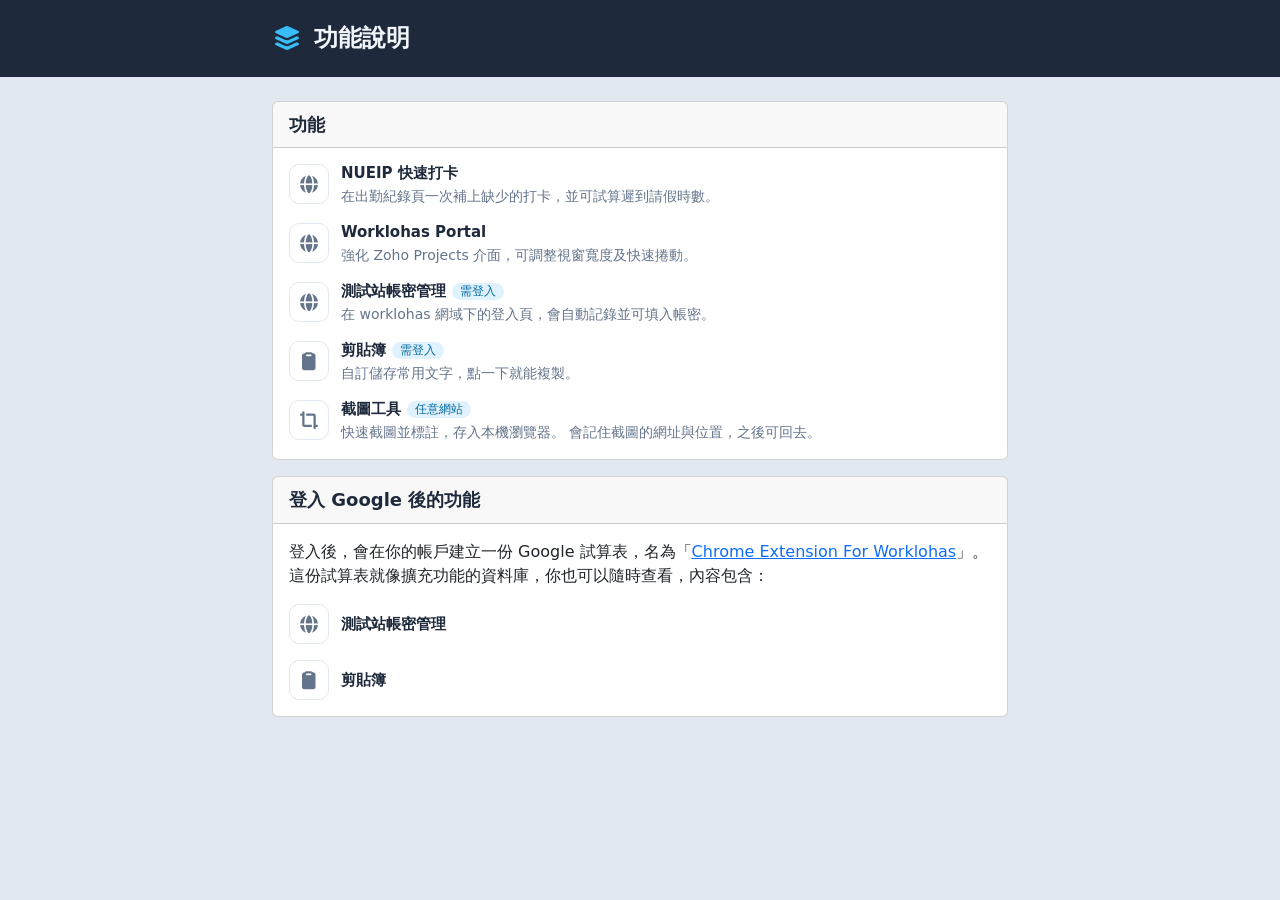
<file: src/help/index.html>
<!DOCTYPE html>
<html lang="zh-TW">
<head>
  <meta charset="UTF-8">
  <meta name="viewport" content="width=device-width, initial-scale=1">
  <title>功能說明 - Worklohas 擴充功能</title>
  <link href="/static/plugins/bootstrap-5.3.8/css/bootstrap.min.css" rel="stylesheet">
  <link href="/static/plugins/fontawesome-free-7.2.0-web/css/all.min.css" rel="stylesheet">
  <link href="main.css" rel="stylesheet">
  <script src="/static/plugins/jquery-3.6.4/jquery.min.js"></script>
  <script src="/src/inject-config.js"></script>
  <script src="main.js" defer></script>
</head>
<body>
  <header class="help_header">
    <div class="container help_container">
      <h1 class="help_header-title"><i class="fas fa-layer-group help_header-icon"></i>功能說明</h1>
    </div>
  </header>

  <main class="container help_container d-flex flex-column gap-3 py-4">
    <section class="card">
      <h2 class="card-header help_card-title">功能</h2>
      <div class="card-body">
        <ul class="row row-cols-1 g-3 list-unstyled mb-0">
          <li class="col">
            <div class="help_feature">
              <div class="help_feature-icon"><i class="fas fa-globe js-site-icon" data-site-key="nueip"></i></div>
              <div>
                <h3 class="help_feature-title">NUEIP 快速打卡</h3>
                <p class="help_feature-desc">在出勤紀錄頁一次補上缺少的打卡，並可試算遲到請假時數。</p>
              </div>
            </div>
          </li>
          <li class="col">
            <div class="help_feature">
              <div class="help_feature-icon"><i class="fas fa-globe js-site-icon" data-site-key="worklohas-portal"></i></div>
              <div>
                <h3 class="help_feature-title">Worklohas Portal</h3>
                <p class="help_feature-desc">強化 Zoho Projects 介面，可調整視窗寬度及快速捲動。</p>
              </div>
            </div>
          </li>
          <li class="col">
            <div class="help_feature">
              <div class="help_feature-icon"><i class="fas fa-globe js-site-icon" data-site-key="worklohas-pm"></i></div>
              <div>
                <h3 class="help_feature-title">測試站帳密管理<span class="help_feature-badge">需登入</span></h3>
                <p class="help_feature-desc">在 worklohas 網域下的登入頁，會自動記錄並可填入帳密。</p>
              </div>
            </div>
          </li>
          <li class="col">
            <div class="help_feature">
              <div class="help_feature-icon"><i class="fas fa-clipboard"></i></div>
              <div>
                <h3 class="help_feature-title">剪貼簿<span class="help_feature-badge">需登入</span></h3>
                <p class="help_feature-desc">自訂儲存常用文字，點一下就能複製。</p>
              </div>
            </div>
          </li>
          <li class="col">
            <div class="help_feature">
              <div class="help_feature-icon"><i class="fas fa-crop-simple"></i></div>
              <div>
                <h3 class="help_feature-title">截圖工具<span class="help_feature-badge">任意網站</span></h3>
                <p class="help_feature-desc">快速截圖並標註，存入本機瀏覽器。 會記住截圖的網址與位置，之後可回去。</p>
              </div>
            </div>
          </li>
        </ul>
      </div>
    </section>

    <section class="card">
      <h2 class="card-header help_card-title">登入 Google 後的功能</h2>
      <div class="card-body">
        <p>登入後，會在你的帳戶建立一份 Google 試算表，名為「<a id="link-sheet" href="https://docs.google.com/spreadsheets/u/0/" target="_blank" rel="noopener noreferrer">Chrome Extension For Worklohas</a>」。<br>
          這份試算表就像擴充功能的資料庫，你也可以隨時查看，內容包含：</p>
        <ul class="row row-cols-1 g-3 list-unstyled mb-0">
          <li class="col">
            <div class="help_feature align-items-center">
              <div class="help_feature-icon"><i class="fas fa-globe js-site-icon" data-site-key="worklohas-pm"></i></div>
              <h3 class="help_feature-title mb-0">測試站帳密管理</h3>
            </div>
          </li>
          <li class="col">
            <div class="help_feature align-items-center">
              <div class="help_feature-icon"><i class="fas fa-clipboard"></i></div>
              <h3 class="help_feature-title mb-0">剪貼簿</h3>
            </div>
          </li>
        </ul>
      </div>
    </section>
  </main>
</body>
</html>
</file>
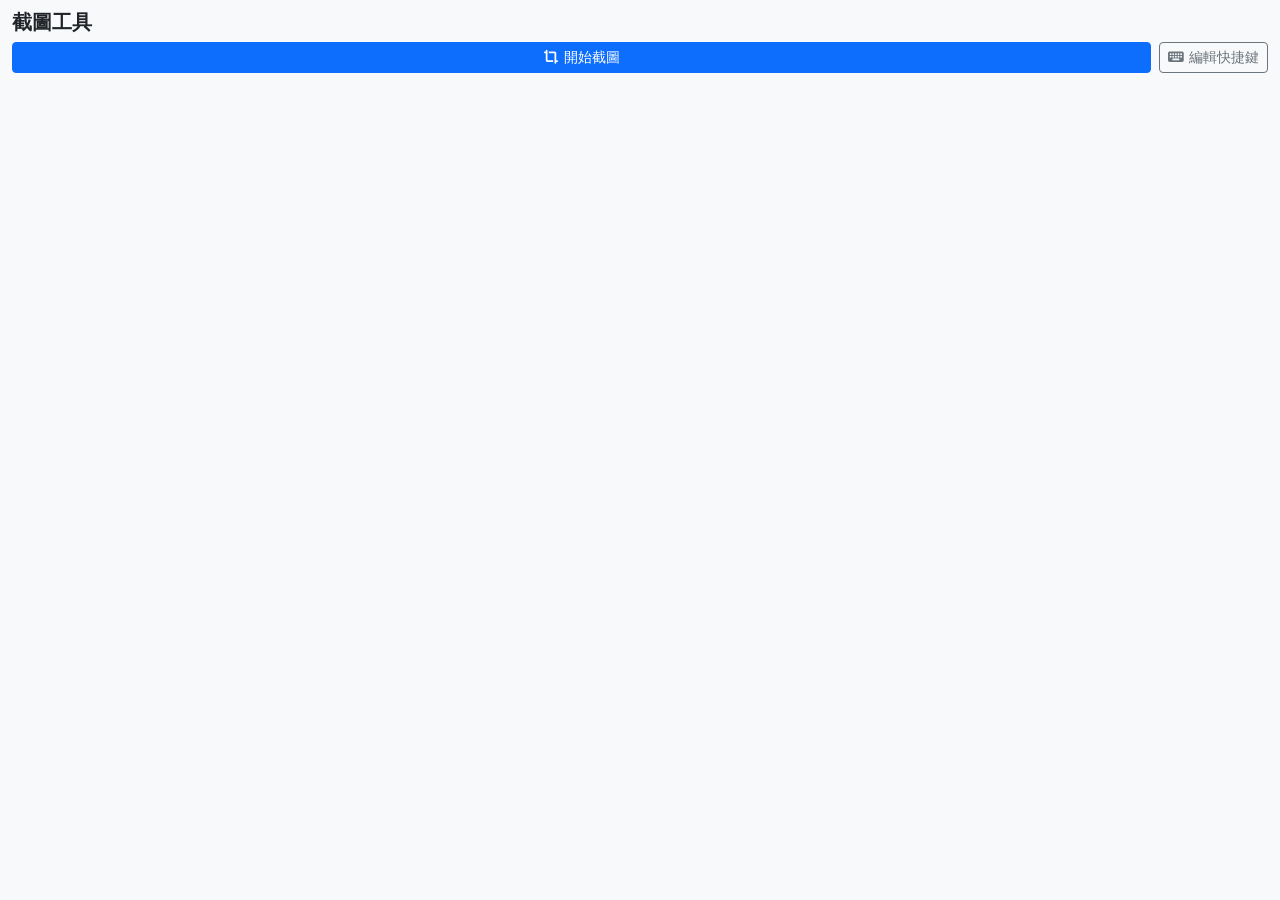
<file: src/popup/zoho/index.html>
<!DOCTYPE html>
<html>
<head>
  <meta charset="UTF-8">
  <script src="/static/plugins/jquery-3.6.4/jquery.min.js"></script>
  <link href="/static/plugins/bootstrap-5.3.8/css/bootstrap.min.css" rel="stylesheet">
  <link href="/static/plugins/fontawesome-free-7.2.0-web/css/all.min.css" rel="stylesheet">
  <link href="main.css" rel="stylesheet">
</head>
<body>
  <div class="d-flex justify-content-between align-items-center gap-2 mb-2">
    <h5 class="mb-0 fw-bold flex-shrink-0">截圖工具</h5>
    <span class="zoho_msg js-msg" role="status"></span>
  </div>
  <div class="d-flex gap-2">
    <button class="btn btn-primary btn-sm flex-fill js-btn-annotate" type="button"><i class="fas fa-crop-simple me-1"></i>開始截圖<span class="badge rounded-pill text-bg-danger ms-1 js-draft"></span></button>
    <button class="btn btn-outline-secondary btn-sm flex-shrink-0 js-btn-shortcut" type="button"><i class="fas fa-keyboard me-1"></i>編輯快捷鍵 <span class="js-shortcut"></span></button>
  </div>

  <script src="main.js"></script>
</body>
</html>
</file>
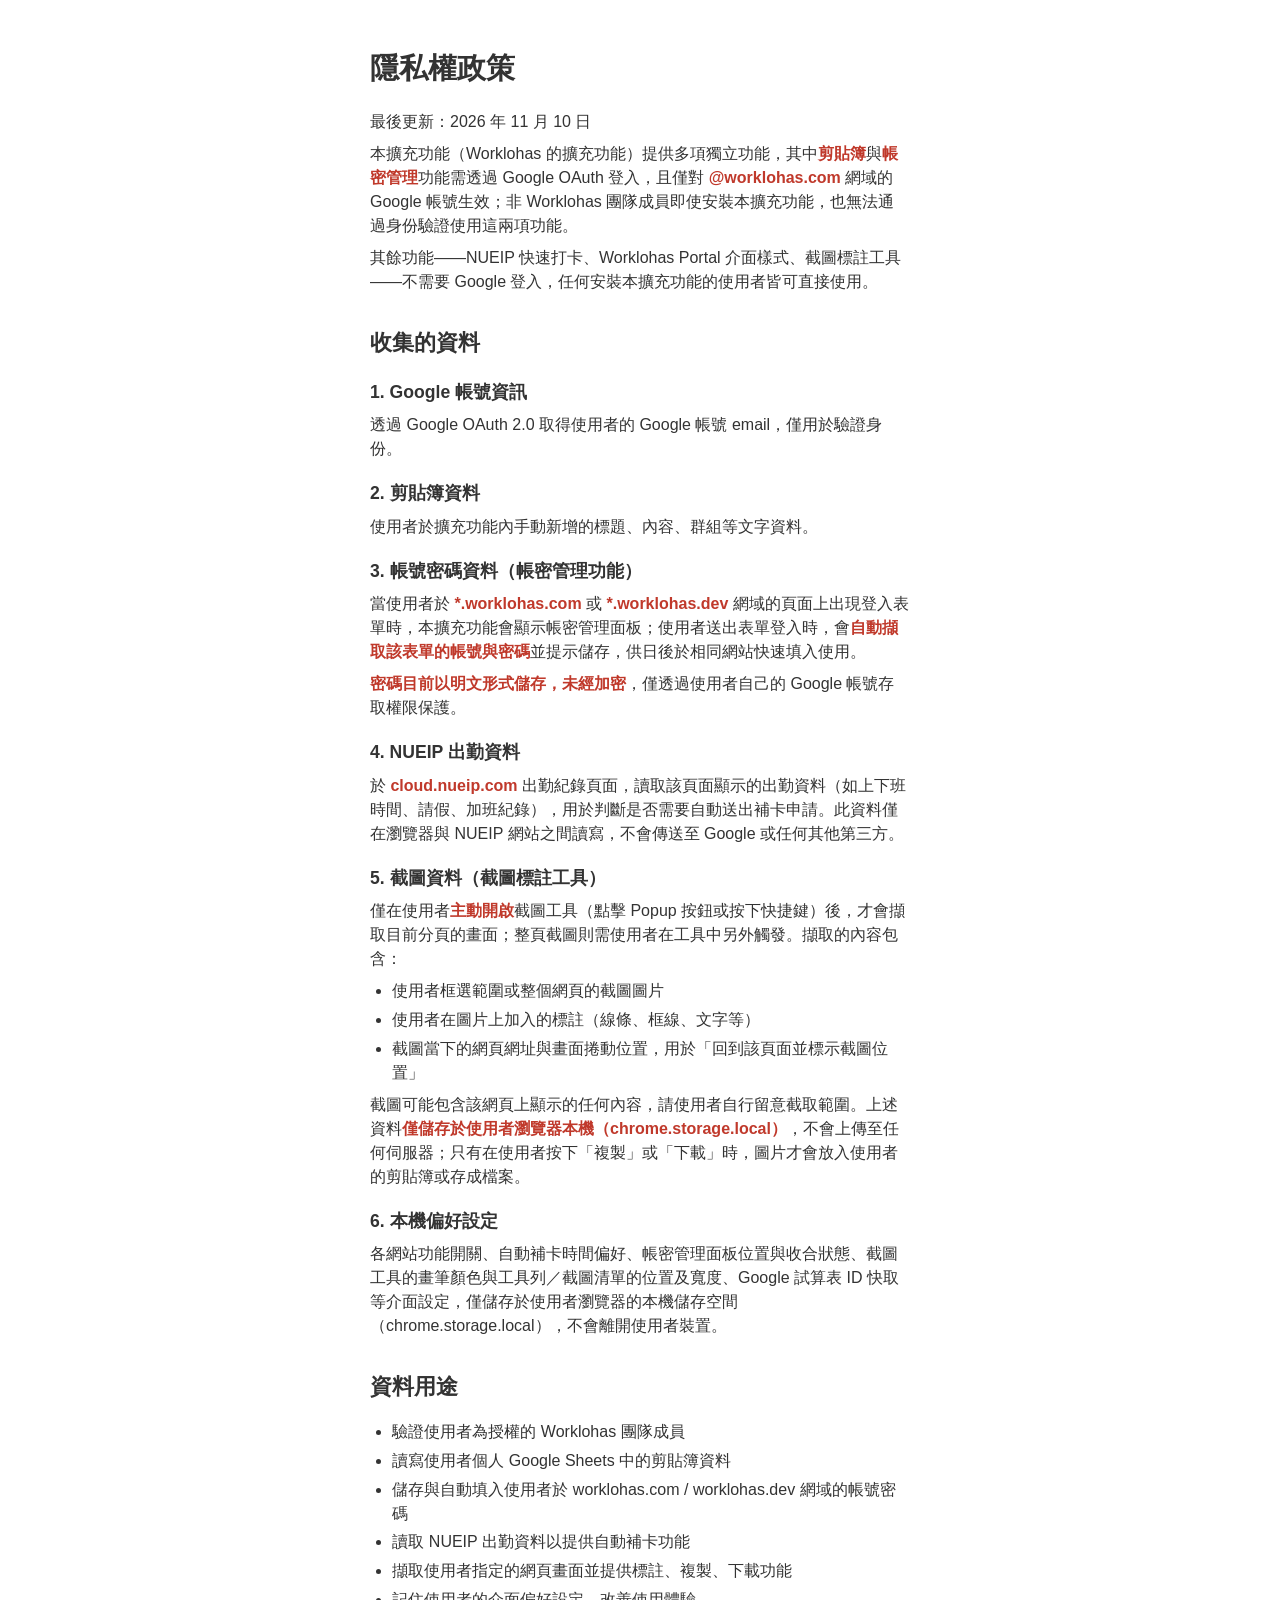
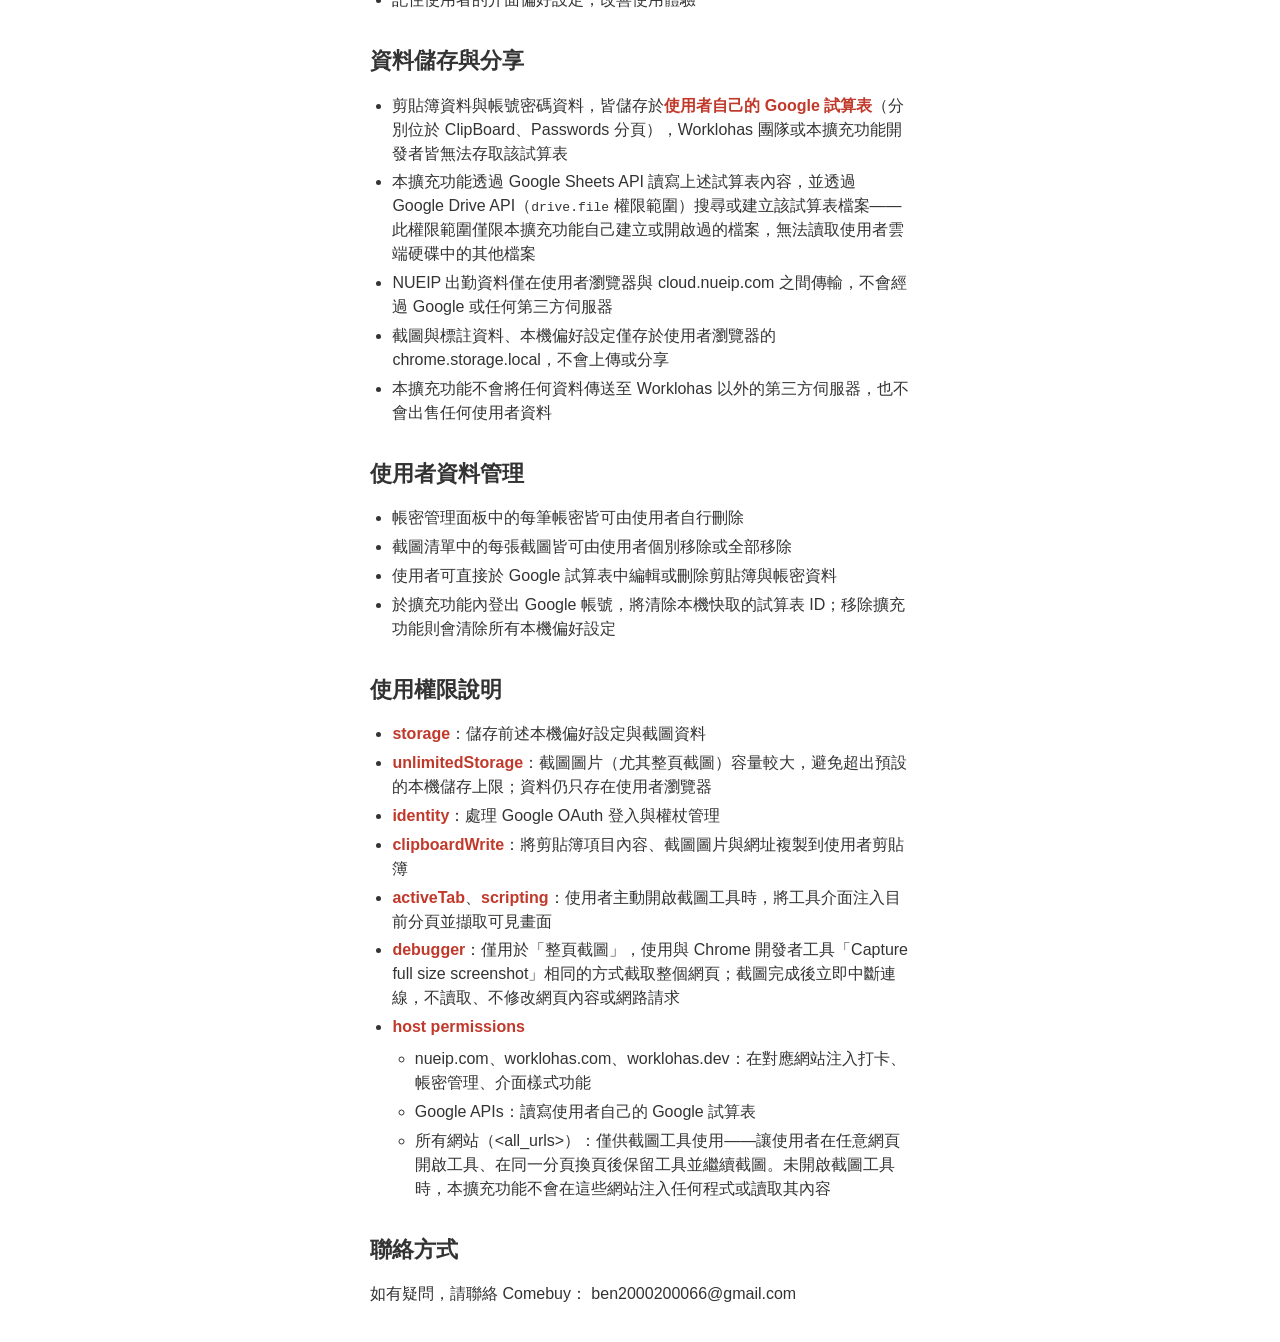
<file: privacy-policy.html>
<!DOCTYPE html>
<html lang="zh-TW">
<head>
  <meta charset="UTF-8">
  <meta name="viewport" content="width=device-width, initial-scale=1.0">
  <title>隱私權政策 - Worklohas 的擴充功能</title>
  <style>
    body { max-width: 540px; margin-inline: auto; padding: 20px; font-family: Arial, sans-serif; line-height: 1.5; color: #333; }
    h1 { font-size: 1.8rem; }
    h2 { font-size: 1.4rem; margin-block: 2rem 1rem; }
    h3 { font-size: 1.1rem; margin-block: 1.2rem 0.5rem; }
    p { margin-block: 0.5rem; }
    ul { margin-block: 0.5rem; padding-left: 1.4rem; }
    li { margin-block: 0.3rem; }
    strong { color: #c0392b; }
  </style>
</head>
<body>
  <h1>隱私權政策</h1>
  <p>最後更新：2026 年 11 月 10 日</p>
  <p>本擴充功能（Worklohas 的擴充功能）提供多項獨立功能，其中<strong>剪貼簿</strong>與<strong>帳密管理</strong>功能需透過 Google OAuth 登入，且僅對 <strong>@worklohas.com</strong> 網域的 Google 帳號生效；非 Worklohas 團隊成員即使安裝本擴充功能，也無法通過身份驗證使用這兩項功能。</p>
  <p>其餘功能——NUEIP 快速打卡、Worklohas Portal 介面樣式、截圖標註工具——不需要 Google 登入，任何安裝本擴充功能的使用者皆可直接使用。</p>

  <h2>收集的資料</h2>

  <h3>1. Google 帳號資訊</h3>
  <p>透過 Google OAuth 2.0 取得使用者的 Google 帳號 email，僅用於驗證身份。</p>

  <h3>2. 剪貼簿資料</h3>
  <p>使用者於擴充功能內手動新增的標題、內容、群組等文字資料。</p>

  <h3>3. 帳號密碼資料（帳密管理功能）</h3>
  <p>當使用者於 <strong>*.worklohas.com</strong> 或 <strong>*.worklohas.dev</strong> 網域的頁面上出現登入表單時，本擴充功能會顯示帳密管理面板；使用者送出表單登入時，會<strong>自動擷取該表單的帳號與密碼</strong>並提示儲存，供日後於相同網站快速填入使用。</p>
  <p><strong>密碼目前以明文形式儲存，未經加密</strong>，僅透過使用者自己的 Google 帳號存取權限保護。</p>

  <h3>4. NUEIP 出勤資料</h3>
  <p>於 <strong>cloud.nueip.com</strong> 出勤紀錄頁面，讀取該頁面顯示的出勤資料（如上下班時間、請假、加班紀錄），用於判斷是否需要自動送出補卡申請。此資料僅在瀏覽器與 NUEIP 網站之間讀寫，不會傳送至 Google 或任何其他第三方。</p>

  <h3>5. 截圖資料（截圖標註工具）</h3>
  <p>僅在使用者<strong>主動開啟</strong>截圖工具（點擊 Popup 按鈕或按下快捷鍵）後，才會擷取目前分頁的畫面；整頁截圖則需使用者在工具中另外觸發。擷取的內容包含：</p>
  <ul>
    <li>使用者框選範圍或整個網頁的截圖圖片</li>
    <li>使用者在圖片上加入的標註（線條、框線、文字等）</li>
    <li>截圖當下的網頁網址與畫面捲動位置，用於「回到該頁面並標示截圖位置」</li>
  </ul>
  <p>截圖可能包含該網頁上顯示的任何內容，請使用者自行留意截取範圍。上述資料<strong>僅儲存於使用者瀏覽器本機（chrome.storage.local）</strong>，不會上傳至任何伺服器；只有在使用者按下「複製」或「下載」時，圖片才會放入使用者的剪貼簿或存成檔案。</p>

  <h3>6. 本機偏好設定</h3>
  <p>各網站功能開關、自動補卡時間偏好、帳密管理面板位置與收合狀態、截圖工具的畫筆顏色與工具列／截圖清單的位置及寬度、Google 試算表 ID 快取等介面設定，僅儲存於使用者瀏覽器的本機儲存空間（chrome.storage.local），不會離開使用者裝置。</p>

  <h2>資料用途</h2>
  <ul>
    <li>驗證使用者為授權的 Worklohas 團隊成員</li>
    <li>讀寫使用者個人 Google Sheets 中的剪貼簿資料</li>
    <li>儲存與自動填入使用者於 worklohas.com / worklohas.dev 網域的帳號密碼</li>
    <li>讀取 NUEIP 出勤資料以提供自動補卡功能</li>
    <li>擷取使用者指定的網頁畫面並提供標註、複製、下載功能</li>
    <li>記住使用者的介面偏好設定，改善使用體驗</li>
  </ul>

  <h2>資料儲存與分享</h2>
  <ul>
    <li>剪貼簿資料與帳號密碼資料，皆儲存於<strong>使用者自己的 Google 試算表</strong>（分別位於 ClipBoard、Passwords 分頁），Worklohas 團隊或本擴充功能開發者皆無法存取該試算表</li>
    <li>本擴充功能透過 Google Sheets API 讀寫上述試算表內容，並透過 Google Drive API（<code>drive.file</code> 權限範圍）搜尋或建立該試算表檔案——此權限範圍僅限本擴充功能自己建立或開啟過的檔案，無法讀取使用者雲端硬碟中的其他檔案</li>
    <li>NUEIP 出勤資料僅在使用者瀏覽器與 cloud.nueip.com 之間傳輸，不會經過 Google 或任何第三方伺服器</li>
    <li>截圖與標註資料、本機偏好設定僅存於使用者瀏覽器的 chrome.storage.local，不會上傳或分享</li>
    <li>本擴充功能不會將任何資料傳送至 Worklohas 以外的第三方伺服器，也不會出售任何使用者資料</li>
  </ul>

  <h2>使用者資料管理</h2>
  <ul>
    <li>帳密管理面板中的每筆帳密皆可由使用者自行刪除</li>
    <li>截圖清單中的每張截圖皆可由使用者個別移除或全部移除</li>
    <li>使用者可直接於 Google 試算表中編輯或刪除剪貼簿與帳密資料</li>
    <li>於擴充功能內登出 Google 帳號，將清除本機快取的試算表 ID；移除擴充功能則會清除所有本機偏好設定</li>
  </ul>

  <h2>使用權限說明</h2>
  <ul>
    <li><strong>storage</strong>：儲存前述本機偏好設定與截圖資料</li>
    <li><strong>unlimitedStorage</strong>：截圖圖片（尤其整頁截圖）容量較大，避免超出預設的本機儲存上限；資料仍只存在使用者瀏覽器</li>
    <li><strong>identity</strong>：處理 Google OAuth 登入與權杖管理</li>
    <li><strong>clipboardWrite</strong>：將剪貼簿項目內容、截圖圖片與網址複製到使用者剪貼簿</li>
    <li><strong>activeTab</strong>、<strong>scripting</strong>：使用者主動開啟截圖工具時，將工具介面注入目前分頁並擷取可見畫面</li>
    <li><strong>debugger</strong>：僅用於「整頁截圖」，使用與 Chrome 開發者工具「Capture full size screenshot」相同的方式截取整個網頁；截圖完成後立即中斷連線，不讀取、不修改網頁內容或網路請求</li>
    <li><strong>host permissions</strong>
      <ul>
        <li>nueip.com、worklohas.com、worklohas.dev：在對應網站注入打卡、帳密管理、介面樣式功能</li>
        <li>Google APIs：讀寫使用者自己的 Google 試算表</li>
        <li>所有網站（&lt;all_urls&gt;）：僅供截圖工具使用——讓使用者在任意網頁開啟工具、在同一分頁換頁後保留工具並繼續截圖。未開啟截圖工具時，本擴充功能不會在這些網站注入任何程式或讀取其內容</li>
      </ul>
    </li>
  </ul>

  <h2>聯絡方式</h2>
  <p>如有疑問，請聯絡 Comebuy： ben2000200066@gmail.com</p>
</body>
</html>
</file>
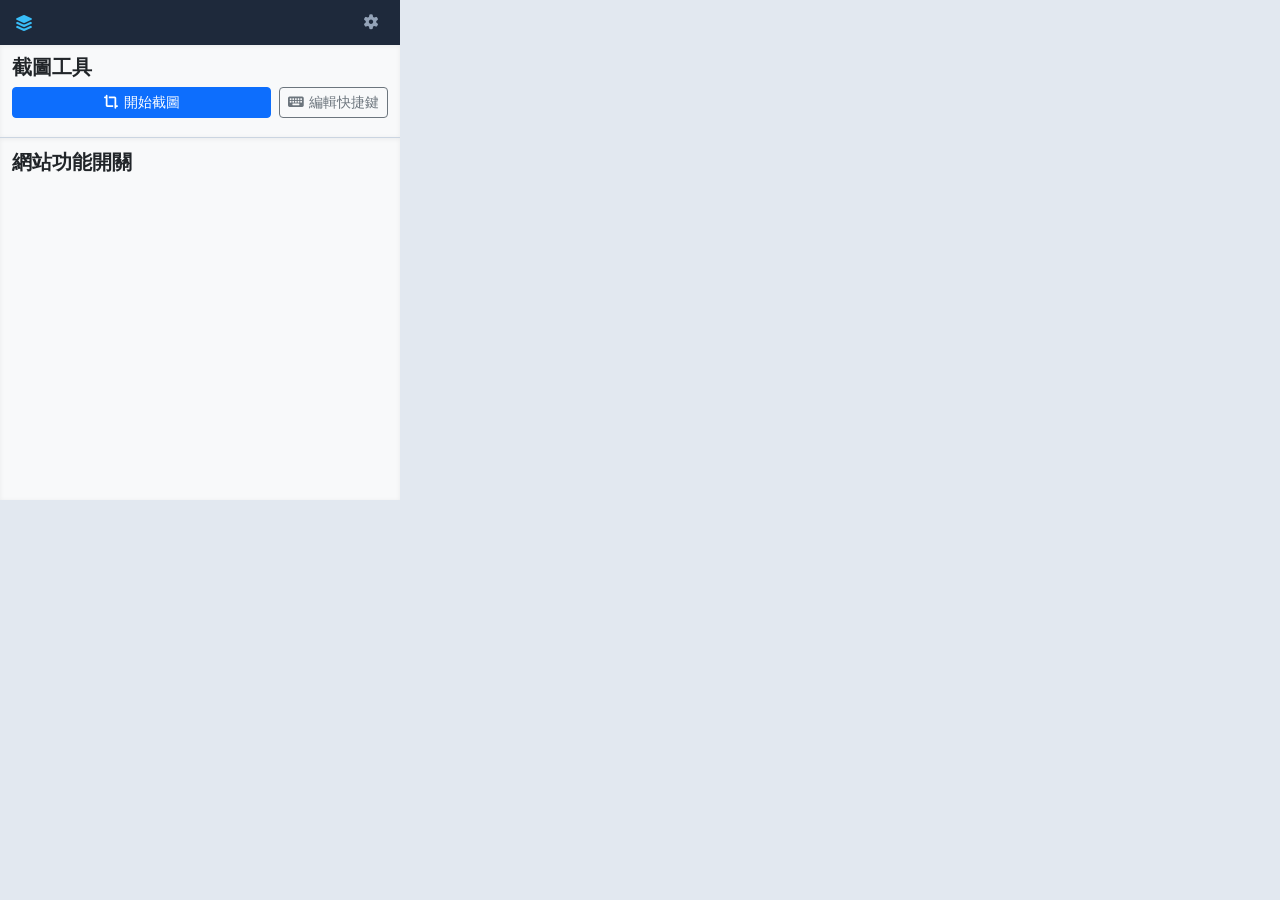
<file: src/popup/popup.html>
<!DOCTYPE html>
<html>
<head>
  <meta charset="UTF-8">
  <script src="/static/plugins/jquery-3.6.4/jquery.min.js"></script>
  <link href="/static/plugins/bootstrap-5.3.8/css/bootstrap.min.css" rel="stylesheet">
  <script src="/static/plugins/bootstrap-5.3.8/js/bootstrap.bundle.min.js"></script>
  <link href="/static/plugins/fontawesome-free-7.2.0-web/css/all.min.css" rel="stylesheet">
  <link href="popup.css" rel="stylesheet">
  <script src="popup.js" defer></script>
</head>
<body>
  <header class="wl-header">
    <div class="wl-header-brand">
      <i class="fas fa-layer-group wl-header-icon"></i>
      <span class="wl-header-title" id="app-title"></span>
    </div>
    <div class="dropdown">
      <button class="btn wl-btn-gear" type="button" data-bs-toggle="dropdown" aria-expanded="false">
        <i class="fas fa-cog"></i>
        <span class="wl-auth-status" role="img" title="已登入" aria-label="已登入"></span>
      </button>
      <ul class="dropdown-menu dropdown-menu-end">
        <li>
          <label class="dropdown-item d-flex align-items-center gap-2 wl-dropdown-check" id="label-clipboard" for="chk-clipboard">
            <input class="form-check-input mt-0" id="chk-clipboard" type="checkbox">顯示剪貼簿
          </label>
        </li>
        <li>
          <a class="dropdown-item" href="/src/help/index.html" target="_blank" rel="noopener noreferrer">
            <i class="fas fa-circle-question me-2"></i>功能說明
          </a>
        </li>
        <li>
          <button class="dropdown-item" id="btn-login" type="button">
            <i class="fab fa-google me-2"></i>登入 Google
          </button>
        </li>
        <li>
          <button class="dropdown-item text-danger" id="btn-logout" type="button" style="display:none;">
            <i class="fas fa-sign-out-alt me-2"></i>登出
          </button>
        </li>
      </ul>
    </div>
  </header>
  <!-- 每欄佔一半寬度：左欄剪貼簿，右欄由上而下排截圖工具、網站功能開關 -->
  <div class="iframe-row">
    <div class="iframe-col" id="clipboard-wrap" hidden>
      <div class="iframe-wrap">
        <iframe id="iframe-clipboard" src="/src/popup/clipboard/index.html"></iframe>
      </div>
    </div>
    <div class="iframe-col">
      <div class="iframe-wrap" id="zoho-wrap">
        <iframe id="iframe-zoho" src="/src/popup/zoho/index.html"></iframe>
      </div>
      <div class="iframe-wrap">
        <iframe id="iframe-toggle" src="/src/popup/toggleInject/index.html"></iframe>
      </div>
    </div>
  </div>
</body>
</html>
</file>
<file: src/help/main.css>
body { background: #e2e8f0; color: #334155; }

/* ── Layout ───────────────────────────────────────────── */
.help_container { max-width: 760px; }

/* ── Header ───────────────────────────────────────────── */
.help_header { padding: 24px 0; background: #1e293b; }
.help_header-title { display: flex; align-items: center; gap: 12px; margin-bottom: 0; color: #f1f5f9; font-size: 24px; font-weight: 700; }
.help_header-icon { color: #38bdf8; }

/* ── Card ─────────────────────────────────────────────── */
.help_card-title { padding: 12px 16px; color: #1e293b; font-size: 18px; font-weight: 700; }

/* ── Feature ──────────────────────────────────────────── */
.help_feature { display: flex; gap: 12px; height: 100%; }
.help_feature-icon { display: flex; align-items: center; justify-content: center; flex-shrink: 0; width: 40px; height: 40px; background: #fff; border: 1px solid #e2e8f0; border-radius: 10px; color: #64748b; font-size: 18px; }
.help_feature-icon > img { width: 22px; height: 22px; }
.help_feature-title { display: flex; flex-wrap: wrap; align-items: center; gap: 6px; margin-bottom: 4px; color: #1e293b; font-size: 15px; font-weight: 700; }
.help_feature-badge { padding: 1px 8px; background: #e0f2fe; border-radius: 999px; color: #0369a1; font-size: 12px; font-weight: 500; }
.help_feature-desc { margin-bottom: 0; color: #64748b; font-size: 14px; }
</file>
<file: src/popup/zoho/main.css>
body { padding: 10px 12px; font-family: Arial, sans-serif; background: #f8f9fa; }
.zoho_msg { overflow: hidden; color: #dc3545; font-size: .75rem; text-overflow: ellipsis; white-space: nowrap; }
</file>
<file: src/popup/popup.css>
html, body { margin: 0; padding: 0; overflow: hidden; }
body { display: flex; flex-direction: column; width: 400px; height: 500px; background: #e2e8f0; }
/* 顯示中的欄有兩個以上時，加寬成兩欄 */
body:has(.iframe-col:not([hidden]) ~ .iframe-col:not([hidden])) { width: 800px; }


/* ── Header ───────────────────────────────────────────── */
.wl-header { display: flex; align-items: center; justify-content: space-between; padding: 8px 14px; background: #1e293b; flex-shrink: 0; }
.wl-header-brand { display: flex; align-items: center; gap: 8px; }
.wl-header-icon { color: #38bdf8; font-size: 16px; }
.wl-header-title { font-size: 16px; font-weight: 700; color: #f1f5f9; letter-spacing: .04em; }
.wl-auth-status { display: none; position: absolute; right: 3px; bottom: 4px; width: 7px; height: 7px; background: #4ade80; border-radius: 50%; box-shadow: 0 0 0 1.5px #1e293b; }
body.is_authed .wl-auth-status { display: block; }
.wl-btn-gear { --bs-btn-active-color: #f9f9f9; --bs-btn-hover-color: #f1f5f9; position: relative; padding: 4px 6px; background: none; border: none; color: #94a3b8; font-size: 14px; transition: color .15s; }
.wl-header .dropdown-menu { min-width: 140px; padding: 4px 0; border-color: #e2e8f0; border-radius: 8px; box-shadow: 0 6px 20px rgba(0,0,0,.15); }
.wl-header .dropdown-item { font-size: 13px; padding: 7px 14px; color: #334155; }
.wl-header .dropdown-item:hover { background: #f1f5f9; }
.wl-header .dropdown-item.text-danger { color: #dc3545; }
.wl-header .dropdown-item.text-danger:hover { background: #fff1f0; }
.wl-header .wl-dropdown-check { cursor: pointer; }

/* ── Iframe row ───────────────────────────────────────── */
/* 每欄各佔一半寬度，欄內的區塊由上而下排 */
.iframe-row { display: flex; flex: 1; min-height: 0; gap: 1px; background: #cbd5e1; }
.iframe-col { display: flex; flex: 1 1 0; flex-direction: column; min-width: 0; gap: 1px; }
.iframe-wrap { position: relative; flex: 1; min-height: 0; background: #fff; }
/* iframe 無法依內容撐高，截圖工具內容固定，直接給內容高度；其餘區塊分剩下的高度 */
#zoho-wrap { flex: none; height: 92px; }
.iframe-wrap::after { content: ''; position: absolute; inset: 0; box-shadow: inset 0 1px 5px rgba(0,0,0,.06); pointer-events: none; }
iframe { display: block; width: 100%; height: 100%; border: 0; }
</file>
